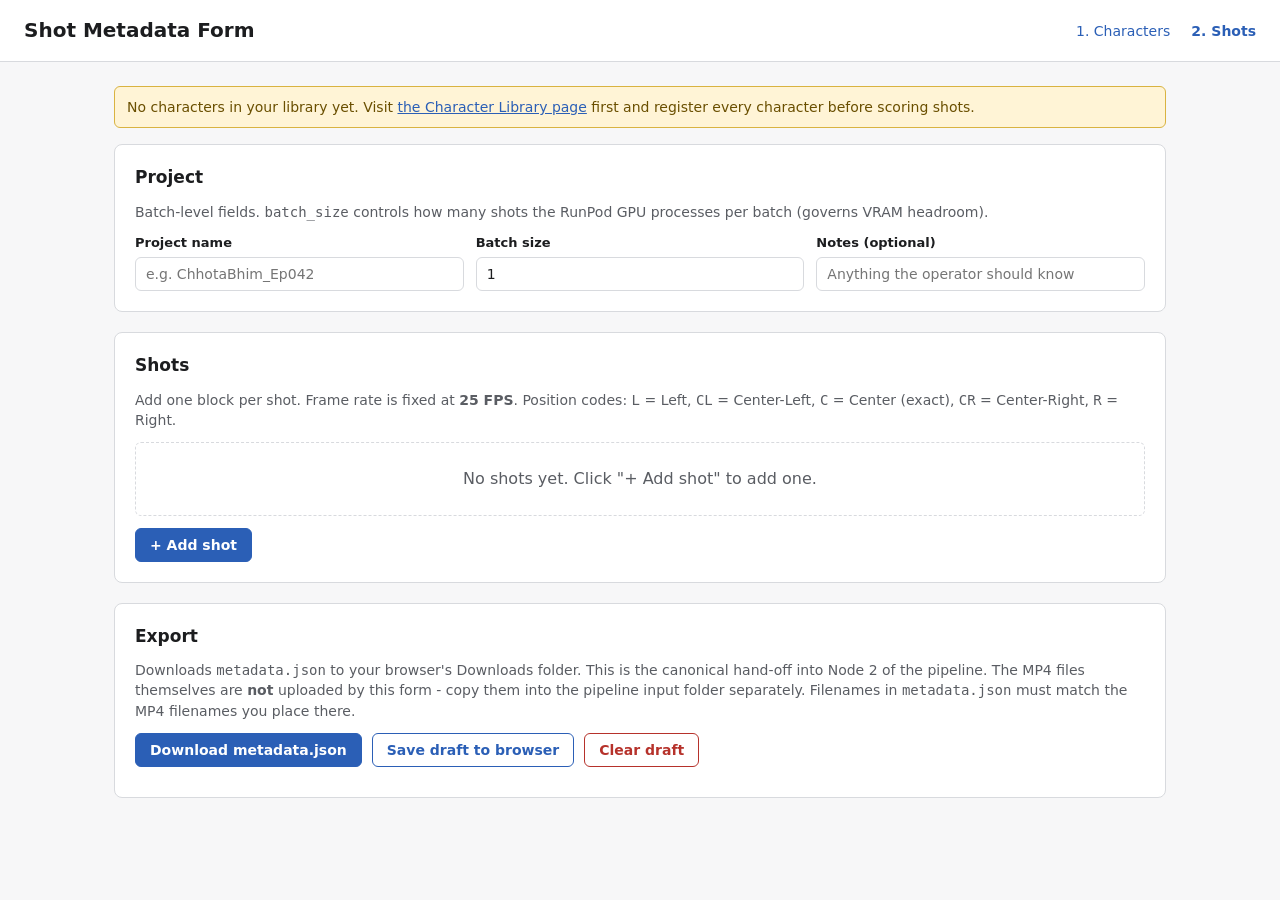
<file: frontend/index.html>
<!DOCTYPE html>
<html lang="en">
<head>
  <meta charset="UTF-8" />
  <meta name="viewport" content="width=device-width, initial-scale=1.0" />
  <title>Shot Metadata Form - Animatic Refinement</title>
  <link rel="stylesheet" href="styles.css" />
</head>
<body>
  <header>
    <h1>Shot Metadata Form</h1>
    <nav>
      <a href="characters.html">1. Characters</a>
      <a href="index.html"><strong>2. Shots</strong></a>
    </nav>
  </header>

  <main>
    <div id="library-warning" class="warning" style="display:none;">
      No characters in your library yet. Visit
      <a href="characters.html">the Character Library page</a> first
      and register every character before scoring shots.
    </div>

    <section>
      <h2>Project</h2>
      <p class="muted">
        Batch-level fields. <code>batch_size</code> controls how many shots
        the RunPod GPU processes per batch (governs VRAM headroom).
      </p>
      <div class="row cols-3">
        <div>
          <label for="project-name">Project name</label>
          <input type="text" id="project-name" placeholder="e.g. ChhotaBhim_Ep042" autocomplete="off" />
        </div>
        <div>
          <label for="batch-size">Batch size</label>
          <input type="number" id="batch-size" min="1" max="64" value="1" />
        </div>
        <div>
          <label for="project-notes">Notes (optional)</label>
          <input type="text" id="project-notes" placeholder="Anything the operator should know" />
        </div>
      </div>
    </section>

    <section>
      <h2>Shots</h2>
      <p class="muted">
        Add one block per shot. Frame rate is fixed at <strong>25 FPS</strong>.
        Position codes: <code>L</code> = Left, <code>CL</code> = Center-Left,
        <code>C</code> = Center (exact), <code>CR</code> = Center-Right, <code>R</code> = Right.
      </p>

      <div id="shot-list">
        <!-- shot blocks injected here -->
      </div>

      <div class="toolbar">
        <button id="add-shot-btn">+ Add shot</button>
      </div>
    </section>

    <section>
      <h2>Export</h2>
      <p class="muted">
        Downloads <code>metadata.json</code> to your browser's Downloads folder.
        This is the canonical hand-off into Node 2 of the pipeline. The MP4 files
        themselves are <strong>not</strong> uploaded by this form - copy them into
        the pipeline input folder separately. Filenames in <code>metadata.json</code>
        must match the MP4 filenames you place there.
      </p>

      <div class="toolbar">
        <button id="download-metadata-btn">Download metadata.json</button>
        <button class="secondary" id="save-draft-btn" type="button">Save draft to browser</button>
        <button class="danger" id="clear-draft-btn" type="button">Clear draft</button>
      </div>

      <div id="export-status" class="muted" style="margin-top:10px;"></div>
    </section>
  </main>

  <script src="storage.js"></script>
  <script src="shots.js"></script>
</body>
</html>
</file>
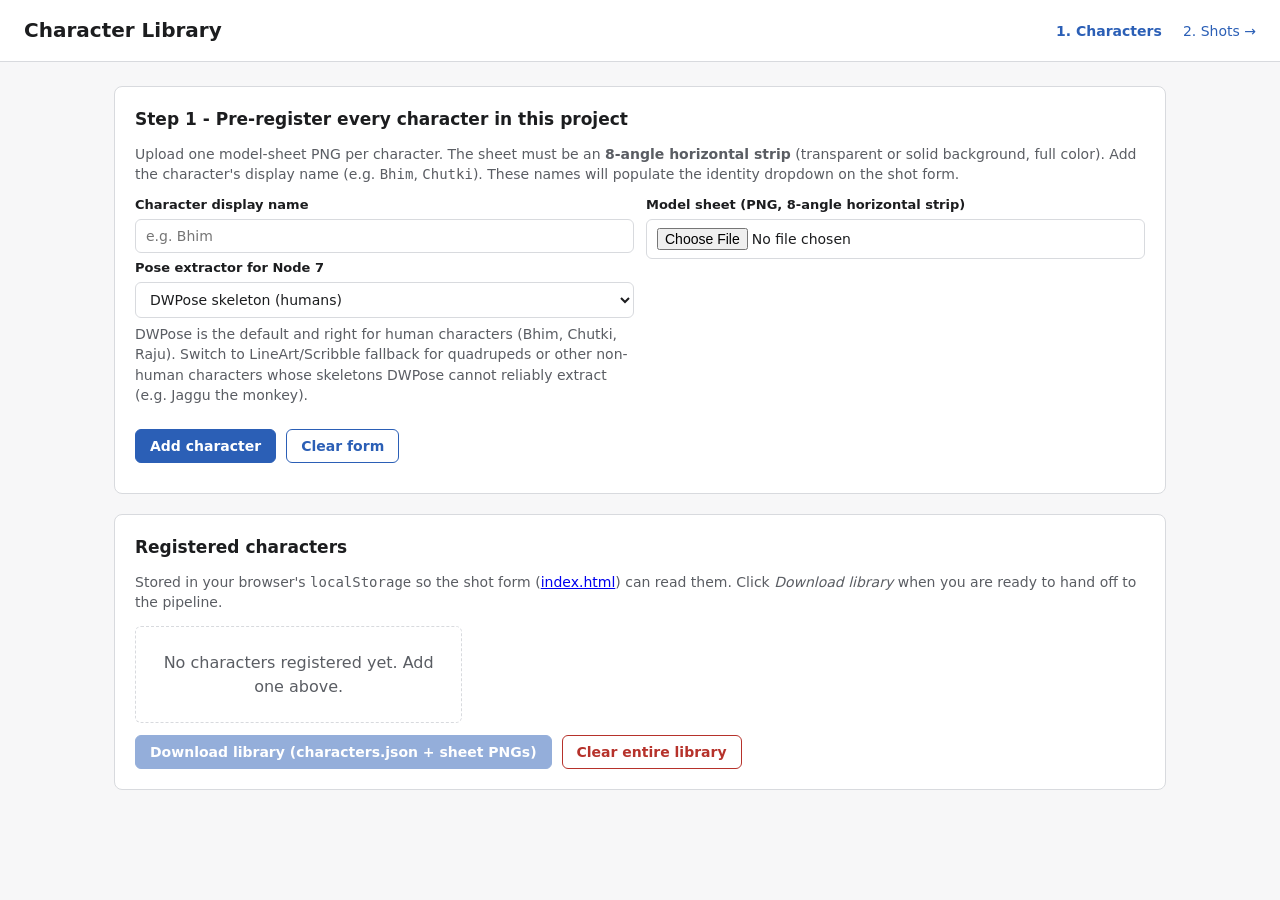
<file: frontend/characters.html>
<!DOCTYPE html>
<html lang="en">
<head>
  <meta charset="UTF-8" />
  <meta name="viewport" content="width=device-width, initial-scale=1.0" />
  <title>Character Library - Animatic Refinement</title>
  <link rel="stylesheet" href="styles.css" />
</head>
<body>
  <header>
    <h1>Character Library</h1>
    <nav>
      <a href="characters.html"><strong>1. Characters</strong></a>
      <a href="index.html">2. Shots &rarr;</a>
    </nav>
  </header>

  <main>
    <section>
      <h2>Step 1 - Pre-register every character in this project</h2>
      <p class="muted">
        Upload one model-sheet PNG per character. The sheet must be an
        <strong>8-angle horizontal strip</strong> (transparent or solid background, full color).
        Add the character's display name (e.g. <code>Bhim</code>, <code>Chutki</code>).
        These names will populate the identity dropdown on the shot form.
      </p>

      <div class="row cols-2">
        <div>
          <label for="char-name">Character display name</label>
          <input type="text" id="char-name" placeholder="e.g. Bhim" autocomplete="off" />
        </div>
        <div>
          <label for="char-sheet">Model sheet (PNG, 8-angle horizontal strip)</label>
          <input type="file" id="char-sheet" accept="image/png,image/jpeg,image/webp" />
        </div>
      </div>

      <div class="row cols-2">
        <div>
          <label for="char-pose-extractor">Pose extractor for Node 7</label>
          <select id="char-pose-extractor">
            <option value="dwpose" selected>DWPose skeleton (humans)</option>
            <option value="lineart-fallback">LineArt/Scribble fallback (non-human)</option>
          </select>
          <p class="muted" style="margin-top:6px;">
            DWPose is the default and right for human characters (Bhim, Chutki, Raju).
            Switch to LineArt/Scribble fallback for quadrupeds or other non-human
            characters whose skeletons DWPose cannot reliably extract (e.g. Jaggu the monkey).
          </p>
        </div>
      </div>

      <div class="toolbar">
        <button id="add-character-btn">Add character</button>
        <button class="secondary" id="clear-form-btn" type="button">Clear form</button>
      </div>

      <div id="add-status" class="muted" style="margin-top:10px;"></div>
    </section>

    <section>
      <h2>Registered characters</h2>
      <p class="muted">
        Stored in your browser's <code>localStorage</code> so the shot form
        (<a href="index.html">index.html</a>) can read them. Click
        <em>Download library</em> when you are ready to hand off to the pipeline.
      </p>

      <div id="character-list" class="character-grid">
        <!-- character cards injected here -->
      </div>

      <div class="toolbar">
        <button id="download-library-btn">Download library (characters.json + sheet PNGs)</button>
        <button class="danger" id="clear-library-btn" type="button">Clear entire library</button>
      </div>
    </section>
  </main>

  <script src="storage.js"></script>
  <script src="characters.js"></script>
</body>
</html>
</file>
<file: frontend/styles.css>
/* Animatic Refinement - Node 1 frontend
   Shared styles for characters.html + index.html.
   Plain CSS, no framework. */

:root {
  --bg: #f7f7f8;
  --surface: #ffffff;
  --surface-alt: #f0f1f3;
  --border: #d8dade;
  --text: #1c1d1f;
  --text-muted: #5a5d63;
  --accent: #2b5fb6;
  --accent-hover: #1f4a91;
  --danger: #b6322b;
  --warning-bg: #fff4d6;
  --warning-border: #d9b341;
  --ok: #1f7a3a;
  --mono: ui-monospace, SFMono-Regular, Menlo, Consolas, monospace;
}

* { box-sizing: border-box; }

body {
  margin: 0;
  font-family: system-ui, -apple-system, "Segoe UI", Roboto, sans-serif;
  background: var(--bg);
  color: var(--text);
  line-height: 1.45;
}

header {
  background: var(--surface);
  border-bottom: 1px solid var(--border);
  padding: 16px 24px;
  display: flex;
  align-items: center;
  justify-content: space-between;
  flex-wrap: wrap;
  gap: 12px;
}

header h1 {
  margin: 0;
  font-size: 20px;
}

header nav a {
  color: var(--accent);
  text-decoration: none;
  margin-left: 16px;
  font-size: 14px;
}

header nav a:hover { text-decoration: underline; }

main {
  max-width: 1100px;
  margin: 24px auto;
  padding: 0 24px 48px;
}

section {
  background: var(--surface);
  border: 1px solid var(--border);
  border-radius: 8px;
  padding: 20px;
  margin-bottom: 20px;
}

section h2 {
  margin: 0 0 12px;
  font-size: 17px;
}

p.muted {
  color: var(--text-muted);
  margin: 4px 0 12px;
  font-size: 14px;
}

label {
  display: block;
  font-size: 13px;
  font-weight: 600;
  margin-bottom: 4px;
  color: var(--text);
}

input[type="text"],
input[type="number"],
input[type="file"],
select,
textarea {
  width: 100%;
  padding: 8px 10px;
  border: 1px solid var(--border);
  border-radius: 6px;
  font-size: 14px;
  font-family: inherit;
  background: var(--surface);
  color: var(--text);
}

textarea { min-height: 60px; resize: vertical; }

input:focus, select:focus, textarea:focus {
  outline: none;
  border-color: var(--accent);
  box-shadow: 0 0 0 3px rgba(43, 95, 182, 0.18);
}

button {
  padding: 8px 14px;
  border: 1px solid var(--accent);
  background: var(--accent);
  color: #fff;
  border-radius: 6px;
  font-size: 14px;
  font-weight: 600;
  cursor: pointer;
  font-family: inherit;
}

button:hover { background: var(--accent-hover); border-color: var(--accent-hover); }
button.secondary { background: var(--surface); color: var(--accent); }
button.secondary:hover { background: var(--surface-alt); }
button.danger { background: var(--surface); color: var(--danger); border-color: var(--danger); }
button.danger:hover { background: var(--danger); color: #fff; }
button:disabled { opacity: 0.5; cursor: not-allowed; }

.row { display: grid; gap: 12px; }
.row.cols-2 { grid-template-columns: 1fr 1fr; }
.row.cols-3 { grid-template-columns: 1fr 1fr 1fr; }
.row.cols-4 { grid-template-columns: 1fr 1fr 1fr 1fr; }

@media (max-width: 720px) {
  .row.cols-2, .row.cols-3, .row.cols-4 { grid-template-columns: 1fr; }
}

.toolbar {
  display: flex;
  gap: 10px;
  flex-wrap: wrap;
  margin-top: 12px;
}

.warning {
  background: var(--warning-bg);
  border: 1px solid var(--warning-border);
  color: #6a4f00;
  padding: 10px 12px;
  border-radius: 6px;
  font-size: 14px;
  margin-bottom: 16px;
}

.warning a { color: var(--accent); }

.empty-state {
  padding: 24px;
  text-align: center;
  color: var(--text-muted);
  border: 1px dashed var(--border);
  border-radius: 6px;
}

/* Character library */
.character-grid {
  display: grid;
  grid-template-columns: repeat(auto-fill, minmax(260px, 1fr));
  gap: 14px;
  margin-top: 14px;
}

.character-card {
  border: 1px solid var(--border);
  border-radius: 6px;
  padding: 10px;
  background: var(--surface-alt);
  display: flex;
  flex-direction: column;
  gap: 8px;
}

.character-card .thumb {
  width: 100%;
  height: 90px;
  object-fit: contain;
  background:
    linear-gradient(45deg, #ddd 25%, transparent 25%),
    linear-gradient(-45deg, #ddd 25%, transparent 25%),
    linear-gradient(45deg, transparent 75%, #ddd 75%),
    linear-gradient(-45deg, transparent 75%, #ddd 75%);
  background-size: 16px 16px;
  background-position: 0 0, 0 8px, 8px -8px, -8px 0;
  border: 1px solid var(--border);
  border-radius: 4px;
}

.character-card .name {
  font-weight: 600;
  font-size: 14px;
}

.character-card .meta {
  font-size: 12px;
  color: var(--text-muted);
  font-family: var(--mono);
}

.character-card .quality {
  font-size: 12px;
  padding: 3px 6px;
  border-radius: 4px;
  display: inline-block;
}

.quality.ok { background: #e0f3e6; color: var(--ok); }
.quality.warn { background: var(--warning-bg); color: #6a4f00; }

/* Shot blocks */
.shot-block {
  border: 1px solid var(--border);
  border-radius: 8px;
  padding: 16px;
  margin-bottom: 14px;
  background: var(--surface-alt);
}

.shot-block-header {
  display: flex;
  justify-content: space-between;
  align-items: center;
  margin-bottom: 12px;
}

.shot-block-header .shot-tag {
  font-family: var(--mono);
  font-size: 13px;
  color: var(--text-muted);
}

.video-preview {
  width: 100%;
  max-height: 220px;
  background: #000;
  border-radius: 4px;
  display: block;
}

.character-rows {
  display: flex;
  flex-direction: column;
  gap: 8px;
  margin-top: 10px;
}

.character-row {
  display: grid;
  grid-template-columns: 50px 1fr 1fr;
  gap: 10px;
  align-items: center;
  background: var(--surface);
  padding: 8px 10px;
  border: 1px solid var(--border);
  border-radius: 6px;
}

.character-row .idx {
  font-family: var(--mono);
  font-size: 12px;
  color: var(--text-muted);
}

.character-row label { margin: 0 0 2px; font-size: 11px; }

@media (max-width: 720px) {
  .character-row { grid-template-columns: 1fr; }
}
</file>
